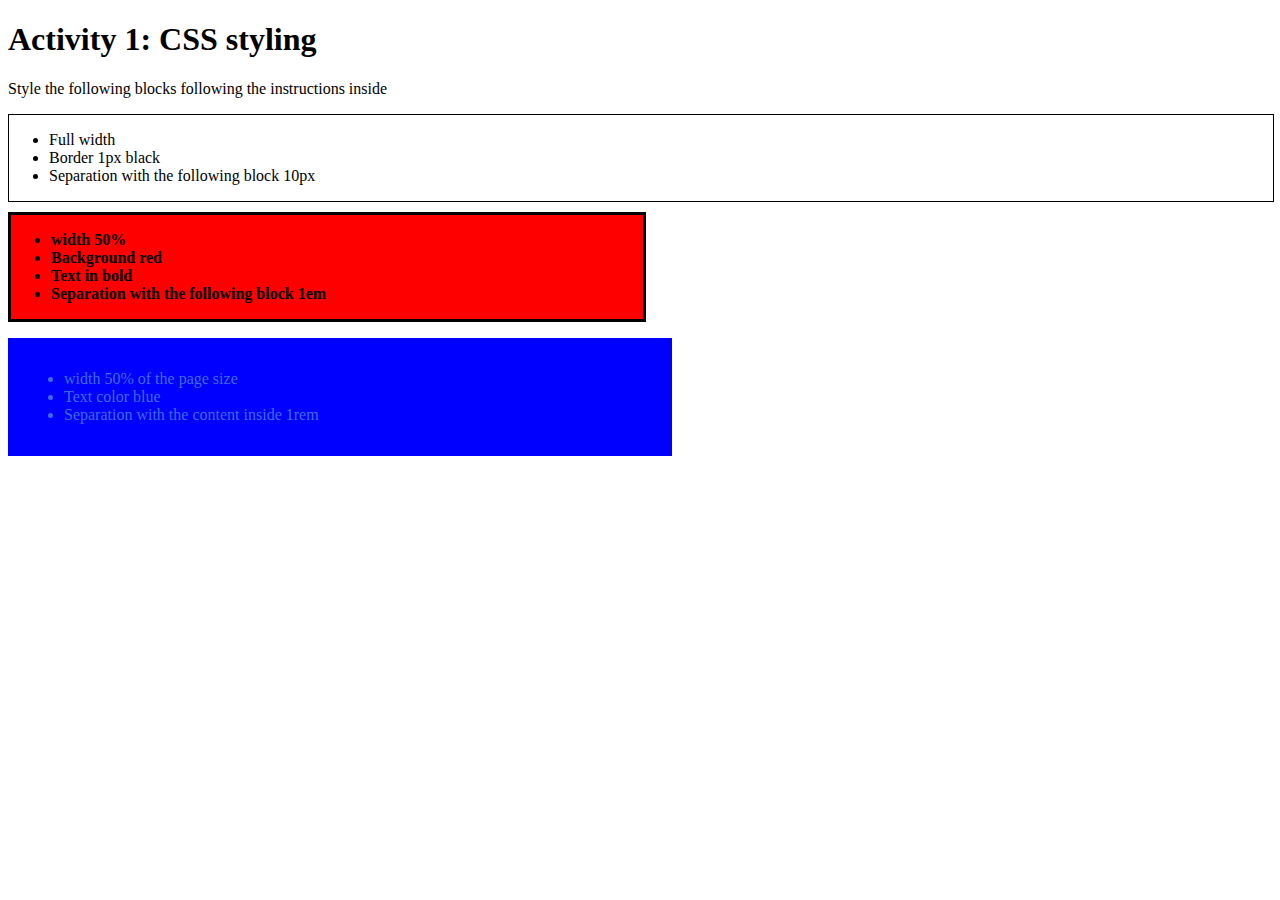
<file: activity1/index.html>
<!doctype html>
<html lang="en">
  <head>
    <!-- Required meta tags -->
    <meta charset="utf-8">
    <meta name="viewport" content="width=device-width, initial-scale=1, shrink-to-fit=no">

    <title>Activity 1: CSS styling</title>
    <!-- Your styles here
    
    revisar em y rem-->
    <style>
      #first_block{
        /*width can be: 
          width: 100%; defines the width in percentage of the containing block
          width: auto; default value, the browser calculates it
         width: vw; width of the viewport.
        /* in this case auto width is used */
        width:100%;
        border-style:solid;
        border-width: 1px;
        border-color: black;
        margin-bottom: 10px;
              
      }

      #second_block{
        width: 50%;
        background-color: red;
        font-weight: bold;
        border-style:solid;
        margin-bottom: 1em;
               
      }

      .third_block{
        /* 50vw is 50% of the graphic window
        width: 50vw;*/
        /* calculate 50% */
        width: calc(100% / 2);
        /*color is added to differentiate it*/
        background-color: blue;
        color:royalblue;
        padding: 1rem;
               
      }

    </style>

  </head>
  <body>
    <h1>Activity 1: CSS styling</h1>
    <p>Style the following blocks following the instructions inside</p>
    <div id="first_block"><ul><li>Full width</li><li>Border 1px black</li><li>Separation with the following block 10px</li></ul></div>
    <div id="second_block"><ul><li>width 50%</li><li>Background red</li><li>Text in bold</li><li>Separation with the following block 1em</li></ul></div>
    <div class="third_block" ><ul><li>width 50% of the page size</li><li >Text color blue</li><li>Separation with the content inside 1rem</li></ul></div>
  </body>
</html>
</file>
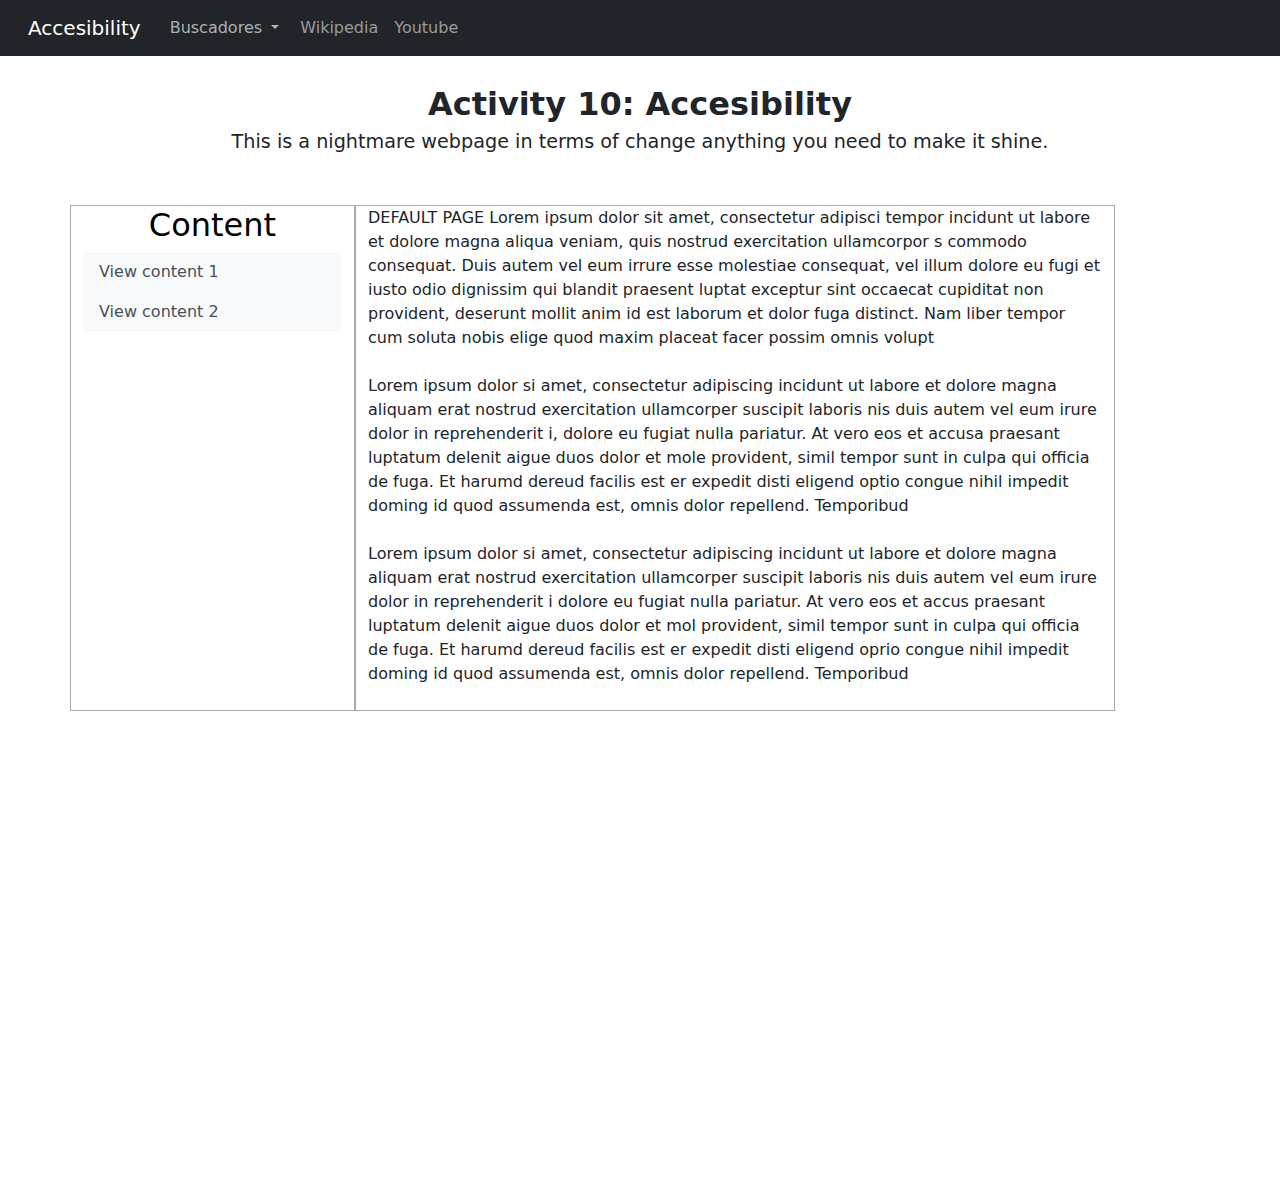
<file: activity10/index.html>
<!doctype html>
<html lang="en">
  <head>
    <!-- Required meta tags -->
    <meta charset="utf-8">
    <meta name="viewport" content="width=device-width, initial-scale=1, shrink-to-fit=no">

    <!-- Bootstrap CSS -->
    <link rel="stylesheet" href="https://stackpath.bootstrapcdn.com/bootstrap/4.3.1/css/bootstrap.min.css" integrity="sha384-ggOyR0iXCbMQv3Xipma34MD+dH/1fQ784/j6cY/iJTQUOhcWr7x9JvoRxT2MZw1T" crossorigin="anonymous">

    <!--css-->
    <link href="assets/css/bootstrap.min.css" rel="stylesheet">
    <link rel="stylesheet" href="assets/css/css.css">
    <link rel="stylesheet" href="assets/css/navbar-top-fixed.css">
    
    <title>Activity 10: Accesibility</title>


   <!--**********************IN GREEN CODE REMOVED************************--> 



  </head>
  <body>
   <header>

    <nav class="navbar navbar-expand-md navbar-dark fixed-top bg-dark ">
      <div class="container-fluid">
        <a class="navbar-brand" href="#">Accesibility</a>
        <button class="navbar-toggler" type="button" data-toggle="collapse" data-target="#navbarCollapse" aria-controls="navbarCollapse" aria-expanded="false" aria-label="Toggle navigation">
          <span class="navbar-toggler-icon"></span>
        </button>
        <div class="collapse navbar-collapse" id="navbarCollapse">
          <div class="dropdown ">
            <button class="btn btn-dark dropdown-toggle" type="button" id="dropdownMenuButton" data-toggle="dropdown" aria-haspopup="true" aria-expanded="false">
              Buscadores
            </button>
            <div class="dropdown-menu" aria-labelledby="dropdownMenuButton">
              <a class="dropdown-item" href="https://google.com/" >Google</a>
              <a class="dropdown-item" href="https://bing.com/">Bing</a>
              
              
            </div>
          </div>
          <ul class="navbar-nav me-auto mb-2 mb-md-0">
           
            <li class="nav-item" id="topmenu2">
              <a class="nav-link " href="#">Wikipedia</a>
            </li>
            <li class="nav-item" id="topmenu3">
              <a class="nav-link" href="#">Youtube</a>
            </li>
            <!--li class="nav-item" id="topmenu4">
              <a class="nav-link" href="#">Menu4</a>
            </li-->
          </ul>
          
        </div>
      </div>
    </nav>
   </header>

    <div class="container mt-5 col-12">
       
      <div class="huge col-12">Activity 10: Accesibility</div>
      <p class=" textAlign col-12 mb-5">This is a nightmare webpage in terms of change anything you need to make it shine.</p>

      <div class="row">
      <div class="wrapper col-sm-3 col-xs-3   spaceView  marginSize borderContent">
        <div class="sidebar-heading text-center ">
          <h3>Content</h3>
        </div>
      <div class="list-group list-group-flush pb-2">
        <a href="#" class="list-group-item list-group-item-action bg-light " onclick="showContent1()">View content 1</a>
        <a href="#" class="list-group-item list-group-item-action bg-light" onclick="showContent2()">View content 2</a>
       
      </div>
    </div>
   
    <div class="col-sm-8 borderContent marginSize" id="content">
      DEFAULT PAGE
      Lorem ipsum dolor sit amet, consectetur adipisci tempor incidunt ut labore et dolore magna aliqua veniam, quis nostrud exercitation ullamcorpor s commodo consequat. Duis autem vel eum irrure esse molestiae consequat, vel illum dolore eu fugi et iusto odio dignissim qui blandit praesent luptat exceptur sint occaecat cupiditat non provident, deserunt mollit anim id est laborum et dolor fuga distinct. Nam liber tempor cum soluta nobis elige quod maxim placeat facer possim omnis volupt
      <br><br>
      Lorem ipsum dolor si amet, consectetur adipiscing incidunt ut labore et dolore magna aliquam erat nostrud exercitation ullamcorper suscipit laboris nis duis autem vel eum irure dolor in reprehenderit i, dolore eu fugiat nulla pariatur. At vero eos et accusa praesant luptatum delenit aigue duos dolor et mole provident, simil tempor sunt in culpa qui officia de fuga. Et harumd dereud facilis est er expedit disti eligend optio congue nihil impedit doming id quod assumenda est, omnis dolor repellend. Temporibud
      <br><br>
      Lorem ipsum dolor si amet, consectetur adipiscing incidunt ut labore et dolore magna aliquam erat nostrud exercitation ullamcorper suscipit laboris nis duis autem vel eum irure dolor in reprehenderit i dolore eu fugiat nulla pariatur. At vero eos et accus praesant luptatum delenit aigue duos dolor et mol provident, simil tempor sunt in culpa qui officia de fuga. Et harumd dereud facilis est er expedit disti eligend oprio congue nihil impedit doming id quod assumenda est, omnis dolor repellend. Temporibud
      <br><br>

    </div>
    </div>
    </div>    


      <!--div class="row">
        <div class="col-sm-3">
          <span onclick="showContent1()">View content 1</span><br />
          <span onclick="showContent2()">View content 2</span>
        </div-->
        <!--div class="col-sm-8" id="content">
          DEFAULT PAGE
          Lorem ipsum dolor sit amet, consectetur adipisci tempor incidunt ut labore et dolore magna aliqua veniam, quis nostrud exercitation ullamcorpor s commodo consequat. Duis autem vel eum irrure esse molestiae consequat, vel illum dolore eu fugi et iusto odio dignissim qui blandit praesent luptat exceptur sint occaecat cupiditat non provident, deserunt mollit anim id est laborum et dolor fuga distinct. Nam liber tempor cum soluta nobis elige quod maxim placeat facer possim omnis volupt
<br><br>
Lorem ipsum dolor si amet, consectetur adipiscing incidunt ut labore et dolore magna aliquam erat nostrud exercitation ullamcorper suscipit laboris nis duis autem vel eum irure dolor in reprehenderit i, dolore eu fugiat nulla pariatur. At vero eos et accusa praesant luptatum delenit aigue duos dolor et mole provident, simil tempor sunt in culpa qui officia de fuga. Et harumd dereud facilis est er expedit disti eligend optio congue nihil impedit doming id quod assumenda est, omnis dolor repellend. Temporibud
<br><br>
Lorem ipsum dolor si amet, consectetur adipiscing incidunt ut labore et dolore magna aliquam erat nostrud exercitation ullamcorper suscipit laboris nis duis autem vel eum irure dolor in reprehenderit i dolore eu fugiat nulla pariatur. At vero eos et accus praesant luptatum delenit aigue duos dolor et mol provident, simil tempor sunt in culpa qui officia de fuga. Et harumd dereud facilis est er expedit disti eligend oprio congue nihil impedit doming id quod assumenda est, omnis dolor repellend. Temporibud
<br><br>
        </div-->
      <!--/div-->
    <!--/div-->

    <!-- Optional JavaScript -->
    <!-- jQuery first, then Popper.js, then Bootstrap JS -->
    <!--script src="https://code.jquery.com/jquery-3.3.1.slim.min.js" integrity="sha384-q8i/X+965DzO0rT7abK41JStQIAqVgRVzpbzo5smXKp4YfRvH+8abtTE1Pi6jizo" crossorigin="anonymous"></script>
    <script src="https://cdnjs.cloudflare.com/ajax/libs/popper.js/1.14.7/umd/popper.min.js" integrity="sha384-UO2eT0CpHqdSJQ6hJty5KVphtPhzWj9WO1clHTMGa3JDZwrnQq4sF86dIHNDz0W1" crossorigin="anonymous"></script>
    <script src="https://stackpath.bootstrapcdn.com/bootstrap/4.3.1/js/bootstrap.min.js" integrity="sha384-JjSmVgyd0p3pXB1rRibZUAYoIIy6OrQ6VrjIEaFf/nJGzIxFDsf4x0xIM+B07jRM" crossorigin="anonymous"></script>
    -->

    <script src="https://code.jquery.com/jquery-3.5.1.slim.min.js" integrity="sha384-DfXdz2htPH0lsSSs5nCTpuj/zy4C+OGpamoFVy38MVBnE+IbbVYUew+OrCXaRkfj" crossorigin="anonymous"></script>
    <script src="https://cdnjs.cloudflare.com/ajax/libs/popper.js/1.14.7/umd/popper.min.js" integrity="sha384-UO2eT0CpHqdSJQ6hJty5KVphtPhzWj9WO1clHTMGa3JDZwrnQq4sF86dIHNDz0W1" crossorigin="anonymous"></script>
    <script src="assets/js/bootstrap.bundle.min.js"></script>
    

    <script>
      var topM1 = document.getElementById('topmenu1');
      
     /*topM1.onclick= function(){;
        if (topM1.querySelectorAll('.topmenu-suboption').length) {
          topM1.innerHTML = '<div class="">Menu 2</div>';
         
        } else {
         
          topM1.innerHTML = '<div class="">Menu 1</div><div class="topmenu-submenu"><div class="topmenu-suboption"><a href="https://google.com/">Google</div><div class="topmenu-suboption"><a href="https://bing.com/">Bing</div></div>';
        }
      }*/
      var topM2 = document.getElementById('topmenu2');
      topM2.onclick= function(){;
        location.href = 'https://www.wikipedia.org/';
      }
      var topM3 = document.getElementById('topmenu3');
      topM3.onclick= function(){;
        location.href = 'https://www.youtube.com/';
      }
      function showContent1(){
        var content = document.getElementById('content');
        content.innerHTML = '<span class="important "><h3>This is the first content:</h3><img class="centerImg" src="assets/img/content1.png"</span><h3>and lot more:</h3> <div class="centerContent"><p>Lorem ipsum dolor sit amet, consectetur adipisci tempor incidunt ut laboreLorem ipsum dolor sit amet, consectetur adipisci tempor incidunt ut labore</p></div><h3>content:</h3><div class="centerContent"><p >Is important</p></div>'
      }
      function showContent2(){
        var content = document.getElementById('content');
        content.innerHTML = '<b>Lorem ipsum dolor sit amet</b>, consectetur adipisci tempor incidunt ut labore et dolore magna aliqua veniam, quis nostrud exercitation ullamcorpor s commodo consequat. Duis autem vel eum irrure esse molestiae consequat, vel illum dolore eu fugi et iusto odio dignissim qui blandit praesent luptat exceptur sint occaecat cupiditat non provident, deserunt mollit anim id est laborum et dolor fuga distinct. Nam liber tempor cum soluta nobis elige quod maxim placeat facer possim omnis volupt'
      }
    </script>
  </body>
</html>
</file>
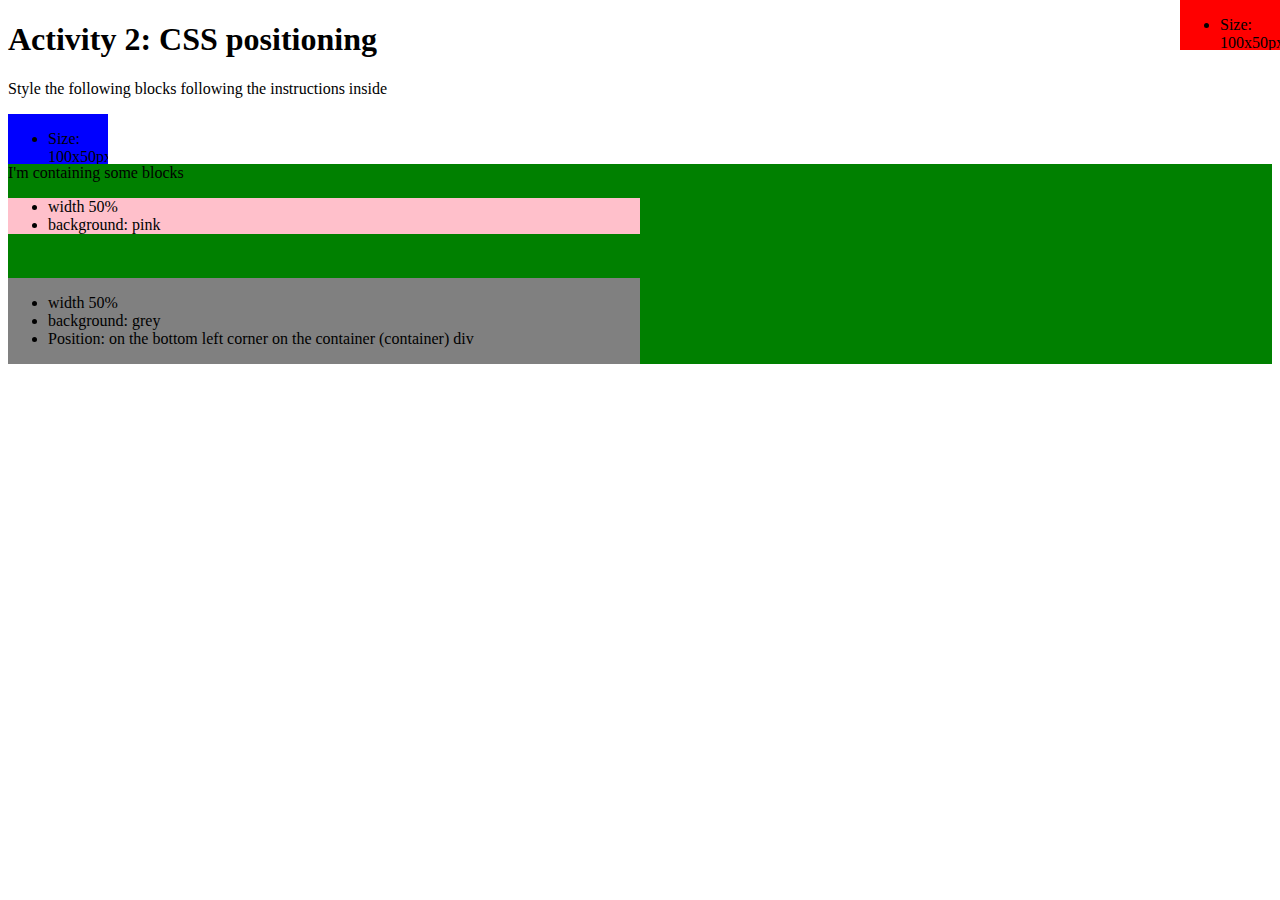
<file: activity2/index.html>
<!doctype html>
<html lang="en">
  <head>
    <!-- Required meta tags -->
    <meta charset="utf-8">
    <meta name="viewport" content="width=device-width, initial-scale=1, shrink-to-fit=no">

    <title>Activity 2: CSS positioning</title>
    <!-- please, don't touch this styles -->
    <style>
     #third_block_container{
       border: 1px solid #000;
       height: 500px;
     }
    </style>


    <!-- Your styles here -->
    <style>


/*doubts with positioning*/

    #first_block {
      width: 100px;
      height: 50px;
      background-color: red;
      position: absolute;
      top:0;
      right: 0;
      overflow: hidden;
    }

    #second_block {
      width: 100px;
      height: 50px;
      background-color: blue;
      position: relative;
      top:0;
      left: 0;
      overflow:scroll;
    }
    /* styling is added to the container to better see the effect*/
    #container{
      position:relative;
      width: 100%;
      height:200px;
      background-color:green;
    }
    /*bottom 0% to put it down */
    .third_block {
      width: 50%;
      background-color: grey;
      position: absolute;
      bottom:0%;
      left:0;
      
      
      
    }
    .fourth_block {
      width: 50%;
      background-color:pink;
      }

    


    </style>
  </head>
  <body>
    <h1>Activity 2: CSS positioning</h1>
    <p>Style the following blocks following the instructions inside</p>
    <div id="first_block"><ul><li>Size: 100x50px</li><li>background: red</li><li>Position: top right, fixed to the document</li><li>Hide any content that overflows div dimensions</li></ul></div>
    <div id="second_block"><ul><li>Size: 100x50px</li><li>Background: blue</li><li>Position: top left, fixed to the window</li><li>Show scroll bars when content overflows div dimensions</li></ul></div>
    <div id="container">
      I'm containing some blocks
      <div class="third_block"><ul><li>width 50%</li><li>background: grey</li><li>Position: on the bottom left corner on the container (container) div</li></ul></div>
      <div class="fourth_block"><ul><li>width 50%</li><li>background: pink</li></ul></div>
    </div>
  </body>
</html>
</file>
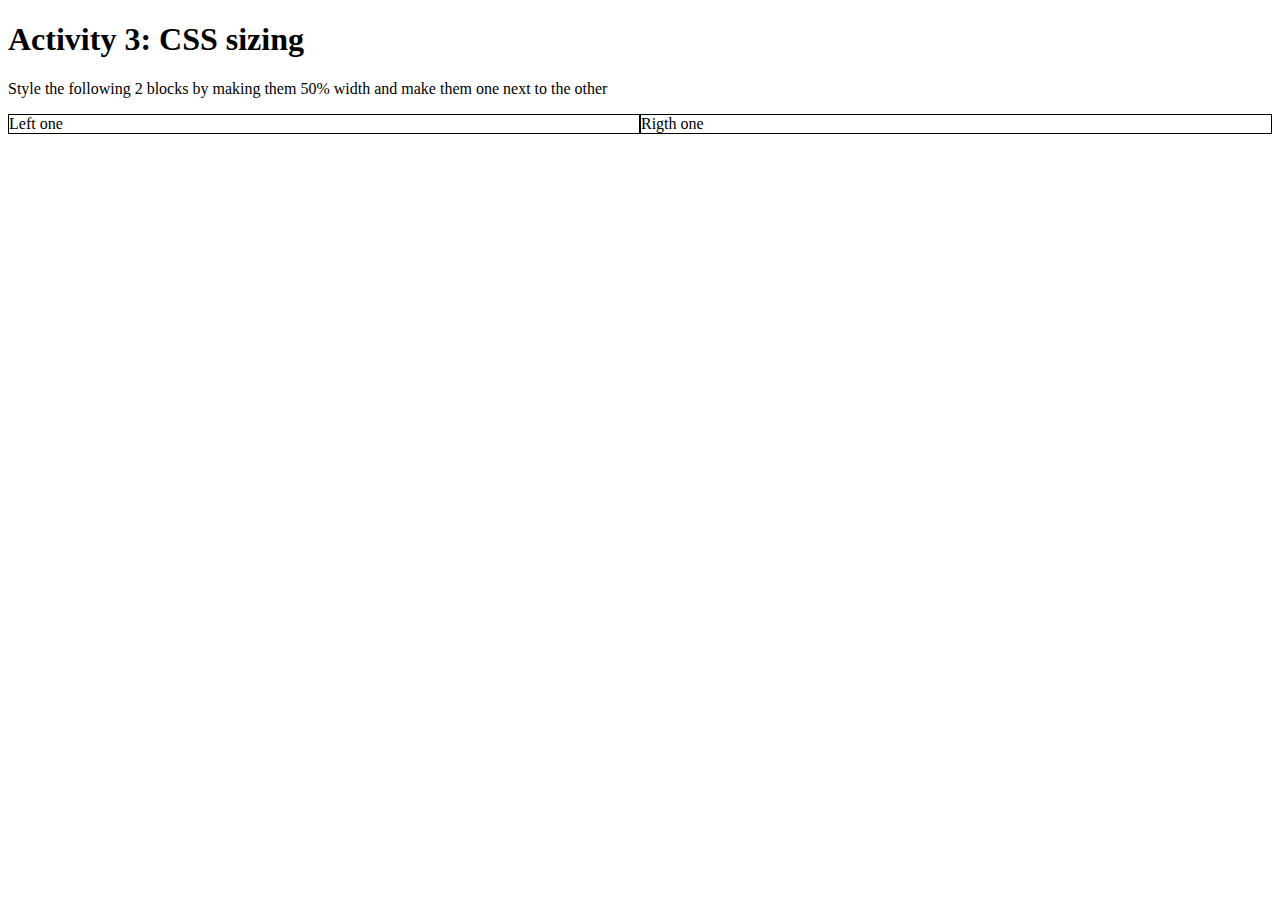
<file: activity3/index.html>
<!doctype html>
<html lang="en">
  <head>
    <!-- Required meta tags -->
    <meta charset="utf-8">
    <meta name="viewport" content="width=device-width, initial-scale=1, shrink-to-fit=no">

    <title>Activity 3: CSS sizing</title>
    <!-- please, don't touch this styles -->
    <style>
      #first_block, #second_block{
        border: 1px solid #000;
      }
    </style>

    <!-- Your styles here -->
    <style>

    #first_block, #second_block{
        border: 1px solid #000;
        width: 50%;
        /*box-sizing includes content, padding and border*/
        box-sizing: border-box;
        float:left;
      }

    </style>
  </head>
  <body>
    <h1>Activity 3: CSS sizing</h1>
    <p>Style the following 2 blocks by making them 50% width and make them one next to the other</p>
    <div id="first_block">Left one</div>
    <div id="second_block">Rigth one</div>
  </body>
</html>
</file>
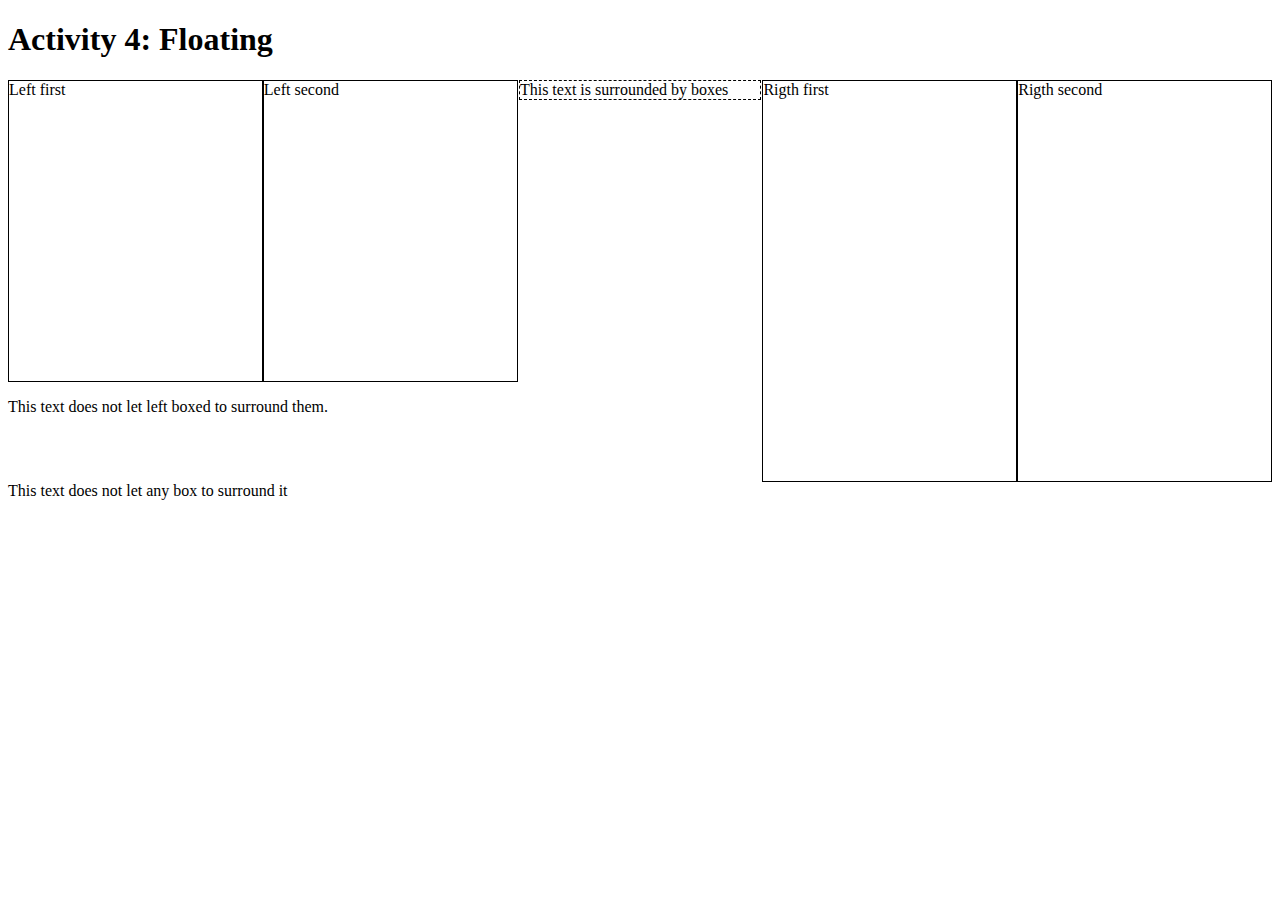
<file: activity4/index.html>
<!doctype html>
<html lang="en">
  <head>
    <!-- Required meta tags -->
    <meta charset="utf-8">
    <meta name="viewport" content="width=device-width, initial-scale=1, shrink-to-fit=no">

    <title>Activity 4: Floating</title>
    <!-- please, don't touch this styles -->
    <style>
      #first-block, #second-block, #third-block, #fourth-block{
        border: 1px solid #000;
        width: 20%;
        height: 300px;
      }
      #third-block, #fourth-block{
        height: 400px;
      }
    </style>

    <!-- Your styles here -->
    <style>
      #first-block, #second-block{
        float: left;
      }

      #third-block, #fourth-block{
        float: right;
      }

      /* width 19% to fit it*/
      .first-paragraph{
       
        border:1px dashed;
        width: 19%;
        margin-left: auto;
        margin-right: auto;
        
      }

      .second-paragraph{
       
       float:left;
     }

     .third-paragraph{
       
       clear:both;
     }

    </style>
  </head>
  <body>
    <h1>Activity 4: Floating</h1>
      <div id="first-block">Left first</div>
      <div id="second-block">Left second</div>
      <div id="third-block">Rigth second</div>
      <div id="fourth-block">Rigth first</div>
      <p class="first-paragraph">This text is surrounded by boxes</p>
      <p class="second-paragraph">This text does not let left boxed to surround them.  </p> 
      <p class="third-paragraph">This text does not let any box to surround it</p> 
    
  </body>
</html>
</file>
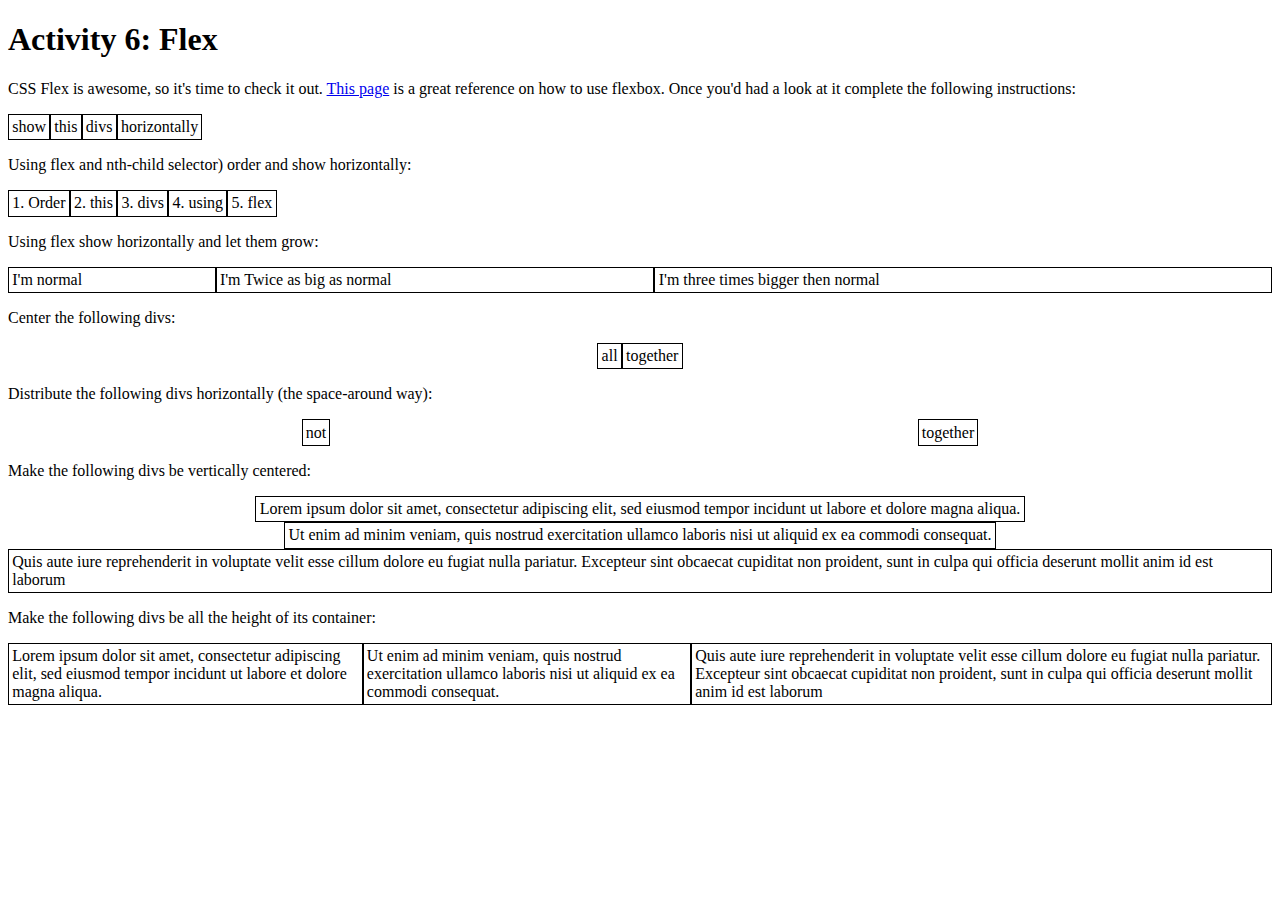
<file: activity6/index.html>
<!doctype html>
<html lang="en">
  <head>
    <!-- Required meta tags -->
    <meta charset="utf-8">
    <meta name="viewport" content="width=device-width, initial-scale=1, shrink-to-fit=no">

    <title>Activity 6: Flex</title>
    
    <style>
     .item{
       border: 1px solid black;
       /*to read better*/
       padding: 0.2em;
     }
     #flexcontainer5 .item{
       max-width: 70px;
     }
    </style>

    <!-- Your styles here -->

    <style>

    #flexcontainer1{
        display: flex; 
        /*justify-content: center;*/
    }
 
    #flexcontainer2 {
        display: flex; 
       
     
    }
    #flexcontainer2 :nth-child(1) { order: 5; }
    #flexcontainer2 :nth-child(2) { order: 1; }
    #flexcontainer2 :nth-child(5) { order: 2; }
    #flexcontainer2 :nth-child(4) { order: 3; }
    #flexcontainer2 :nth-child(3) { order: 4; }

    #flexcontainer3 {
        display: flex; 
    
    } 

/* FLEXCONTAINER3 */

    /*item number*/
    #flexcontainer3 :nth-child(1) { flex-grow: 1; }
    #flexcontainer3 :nth-child(2) { flex-grow: 2; }
    #flexcontainer3 :nth-child(3) { flex-grow: 3; }

    /*number of the element of the same type, same effect in this case*/

    /*#flexcontainer3 :nth-of-type(1) { flex-grow: 1; }
    #flexcontainer3 :nth-of-type(2) { flex-grow: 2; }
    #flexcontainer3 :nth-of-type(3) { flex-grow: 3; }*/

/* END FLEXCONTAINER3 */ 

    #flexcontainer4{
      display: flex;
      justify-content: center;
    }

    #flexcontainer5{
      display: flex;
      justify-content: space-around;
    }

    #flexcontainer6{
      display: flex;
      flex-direction: column;
      align-items: center;
      
    }

    #flexcontainer7{
      display: flex;
      align-items: stretch;
    }

    

    </style>

  </head>
  <body>
    <h1>Activity 6: Flex</h1>
    <p>CSS Flex is awesome, so it's time to check it out. <a href="https://css-tricks.com/snippets/css/a-guide-to-flexbox/">This page</a> is a great reference on how to use flexbox. Once you'd had a look at it complete the following instructions:</p>
    
    <div id="flexcontainer1">
      <div class="item">show</div>
      <div class="item">this</div>
      <div class="item">divs</div>
      <div class="item">horizontally</div>
    </div>
    
    
    <p>Using flex and nth-child selector) order and show horizontally:</p>
    <div id="flexcontainer2">
      <div class="item">5. flex</div>
      <div class="item">1. Order</div>
      <div class="item">4. using</div>
      <div class="item">3. divs</div>
    <div class="item">2. this</div>
  </div>


    <p>Using flex show horizontally and let them grow:</p>
    <div id="flexcontainer3">
      <div class="item" >I'm normal</div>
      <div class="item">I'm Twice as big as normal</div>
      <div class="item">I'm three times bigger then normal</div>
    </div>


    <p>Center the following divs:</p>
    <div id="flexcontainer4">
      <div class="item">all</div>
      <div class="item">together</div>
    </div>


    <p>Distribute the following divs horizontally (the space-around way):</p>
    <div id="flexcontainer5">
      <div class="item">not</div>
      <div class="item">together</div>
    </div>

<!-- no estan claros-->

    <p>Make the following divs be vertically centered:</p>
    <div id="flexcontainer6">
      <div class="item">Lorem ipsum dolor sit amet, consectetur adipiscing elit, sed eiusmod tempor incidunt ut labore et dolore magna aliqua.</div>
      <div class="item">Ut enim ad minim veniam, quis nostrud exercitation ullamco laboris nisi ut aliquid ex ea commodi consequat.</div>
      <div class="item">Quis aute iure reprehenderit in voluptate velit esse cillum dolore eu fugiat nulla pariatur. Excepteur sint obcaecat cupiditat non proident, sunt in culpa qui officia deserunt mollit anim id est laborum</div>
    </div>

    <p>Make the following divs be all the height of its container:</p>
    <div id="flexcontainer7">
      <div class="item">Lorem ipsum dolor sit amet, consectetur adipiscing elit, sed eiusmod tempor incidunt ut labore et dolore magna aliqua.</div>
      <div class="item">Ut enim ad minim veniam, quis nostrud exercitation ullamco laboris nisi ut aliquid ex ea commodi consequat.</div>
      <div class="item">Quis aute iure reprehenderit in voluptate velit esse cillum dolore eu fugiat nulla pariatur. Excepteur sint obcaecat cupiditat non proident, sunt in culpa qui officia deserunt mollit anim id est laborum</div>
    </div>
  </body>
</html>
</file>
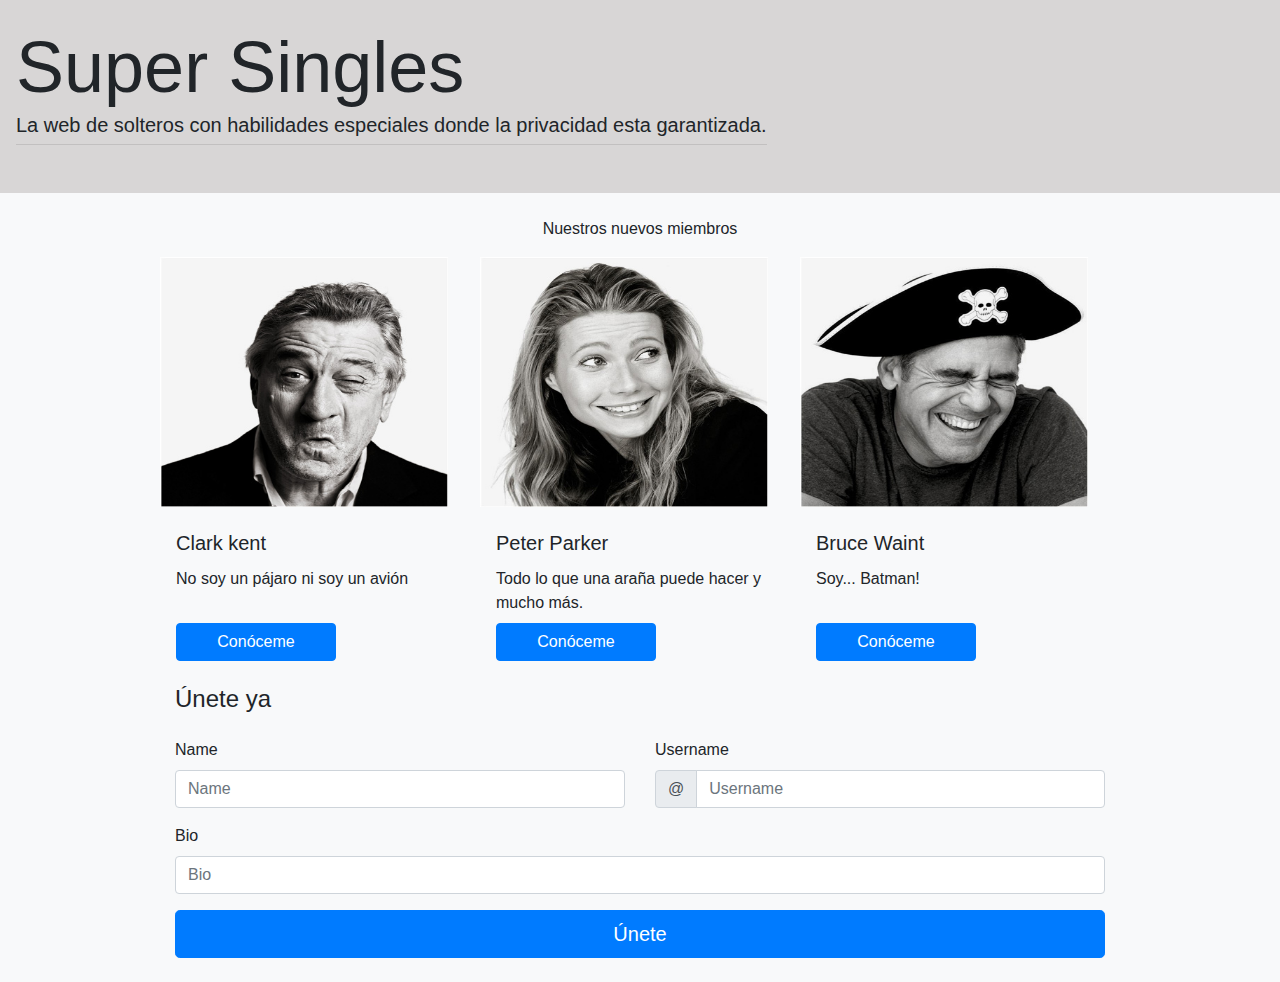
<file: activity7/index.html>
<!doctype html>
<html lang="en">
  <head>
    <!-- Required meta tags -->
    <meta charset="utf-8">
    <meta name="viewport" content="width=device-width, initial-scale=1, shrink-to-fit=no">

    <!-- Bootstrap CSS -->
    <link rel="stylesheet" href="https://maxcdn.bootstrapcdn.com/bootstrap/4.0.0/css/bootstrap.min.css" integrity="sha384-Gn5384xqQ1aoWXA+058RXPxPg6fy4IWvTNh0E263XmFcJlSAwiGgFAW/dAiS6JXm" crossorigin="anonymous">
    
<!--local css-->
<link rel="stylesheet" href="assets/css/css.css"
rel="stylesheet" type="text/css">

    <title>Activity 7</title>

  </head>
  <body>
    <section class="container col-12 mt-0" id="principalContainer" >
      <div class="row" >
        <div class=" mt-4 ml-3" >
          <h1 class="display-3 mb-0" >Super Singles</h1>
          <p class="lead mb-0" >La web de solteros con habilidades especiales donde la privacidad esta garantizada.</p>
          <hr class="mt-1 mb-5 " >
        </div>
      </div> 
    </section>
<!--style="border: 1px solid red;"-->
    <div class="album py-4 bg-light  " >
      <div class="container col-12 ">
        
          <p class="col-12 albumP" >Nuestros nuevos miembros</p>

        
        <div class="row d-flex justify-content-center"  >

          
          <div class="col-md-3 col-sm-6 p-0" >
           
              <img  src="assets/img/team-1.jpg"  >
                        
             
                <div class="card-block mt-2 p-3 cardP" >
                <h5 class="card-title ">Clark kent</h5>
                
                <p class="card-text " >No soy un pájaro ni soy un avión</p>
              </div>  
             
                    <button type="button" class="btn btn-primary mt-2 mb-3 ml-3 
                    col-6">Conóceme</button>
             
            
          </div>
          <div class="col-md-3 col-sm-6 p-0">
            
              <img src="assets/img/team-2.jpg">
                        
             
                <div class="card-block mt-2 p-3 cardP"  >
                <h5 class="card-title">Peter Parker</h5>

                <p class="card-text  ">Todo lo que una araña puede hacer y mucho más.</p>
              </div>
            
                <button type="button" class="btn btn-primary mt-2 mb-3 ml-3 col-6">Conóceme</button>
               
              
            
          </div>
          <div class="col-md-3 col-sm-6  p-0">
            
              <img id="imgP" src="assets/img/team-3.jpg" >
                        
             
                <div class="card-block mt-2 p-3 cardP" style="padding: 2%;">
                <h5 class="card-title">Bruce Waint</h5>

                <p class="card-text  ">Soy... Batman!</p>
              </div>
              
                <button type="button " class="btn btn-primary mt-2 mb-3 ml-3 col-6">Conóceme</button>
             
            
          </div>
        
      </div>
    
     

        <div class="row d-flex justify-content-center mt-2" >

          <div class="col-sm-12 col-lg-9 col-md-9 col-xl-9 "  >
           
              <h4 class="mb-4 ">Únete ya</h4>
          </div>
            
            <form class="needs-validation col-sm-12 col-lg-9 col-md-9 col-xl-9"  novalidate>
              <div class="row ">
                <div class="col-6 mb-3 ">
                  <label for="firstName">Name</label>
                  <input type="text" class="form-control " id="firstName" placeholder="Name" value="" required>
                 
                </div>
                <div class="col-6 mb-3 ">
                  <label for="username">Username</label>
                  <div class="input-group">
                    <div class="input-group-prepend">
                      <span class="input-group-text">@</span>
                    </div>
                    <input type="text" class="form-control" id="username" placeholder="Username" required>
                   
                  </div>
                </div>
              </div>
      
              <div class="mb-3 ">
                <label for="username">Bio</label>
                <input type="text" class="form-control" id="bio" placeholder="Bio" value="" required>
               
                </div>
                <button class="btn btn-primary btn-lg col-12 " type="submit">Únete</button>
              </div>
            </div>
          </div>
          
         
        </form>
      </div>

    </div>
     
      </div>
    

         
     




      
</body>
</html>
</file>
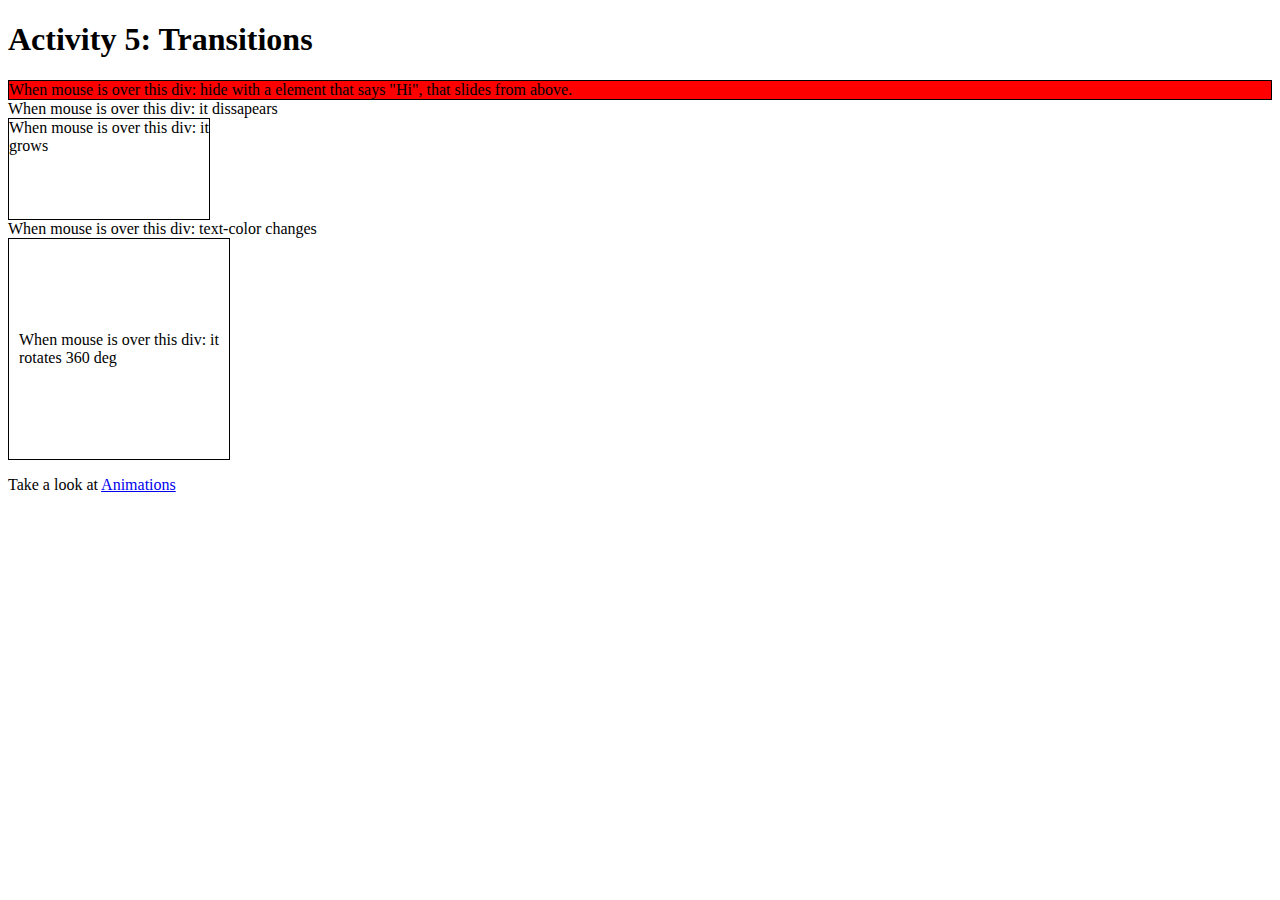
<file: activity8/index.html>
<!doctype html>
<html lang="en">
  <head>
    <!-- Required meta tags -->
    <meta charset="utf-8">
    <meta name="viewport" content="width=device-width, initial-scale=1, shrink-to-fit=no">

    <title>Activity 8: Transitions</title>
    <style>
     .transition1{
       background-color: red;
       border: 1px solid black;
       position: relative;
       overflow:hidden;
     }
     .transition1::before{
       content: 'Hi';
       display: block;
       width: 100%;
       height: 100%;
       position:absolute;
       background-color: blue;
       top: -100%;
       transition: top 1s;
     }
     .transition1:hover::before{
       top: 0;
     }

   

    .transition2:hover{
     display: none;
     
            
     }
     .transition3{
       width: 200px;
       height: 100px;
       border:1px solid black;
     }
     .transition3:hover{
   
      padding:  10px;
      margin: 20px;
      margin-left: 2.5%;
      transform:scale(1.3);
      transition-duration: 2s;

      
     }
     .transition4:hover{
     
      color: green;
      font-size: 2em;
     
      transition-duration: 2s;
      
     }

     .transition5{
       width: 200px;
       height: 200px;
       border:1px solid black;
       display: flex;
       flex-direction: column;
       justify-content: center;
       padding: 10px;
       transition-duration: 0.8s;
     }

     .transition5:hover{

      -webkit-transform: rotate(360deg);
      transition-duration: 0.8s;
 
     }
    </style>
  </head>
  <body>
    <h1>Activity 5: Transitions</h1>
    <div class="transition1">When mouse is over this div: hide with a element that says "Hi", that slides from above.</div>
    <div class="transition2">When mouse is over this div: it dissapears</div>
    <div class="transition3">When mouse is over this div: it grows</div>
    <div class="transition4">When mouse is over this div: text-color changes</div>
    <div class="transition5">When mouse is over this div: it rotates 360 deg</div>

    <p>Take a look at <a href="https://www.w3schools.com/css/css3_animations.asp">Animations</a></p>
  </body>
</html>
</file>
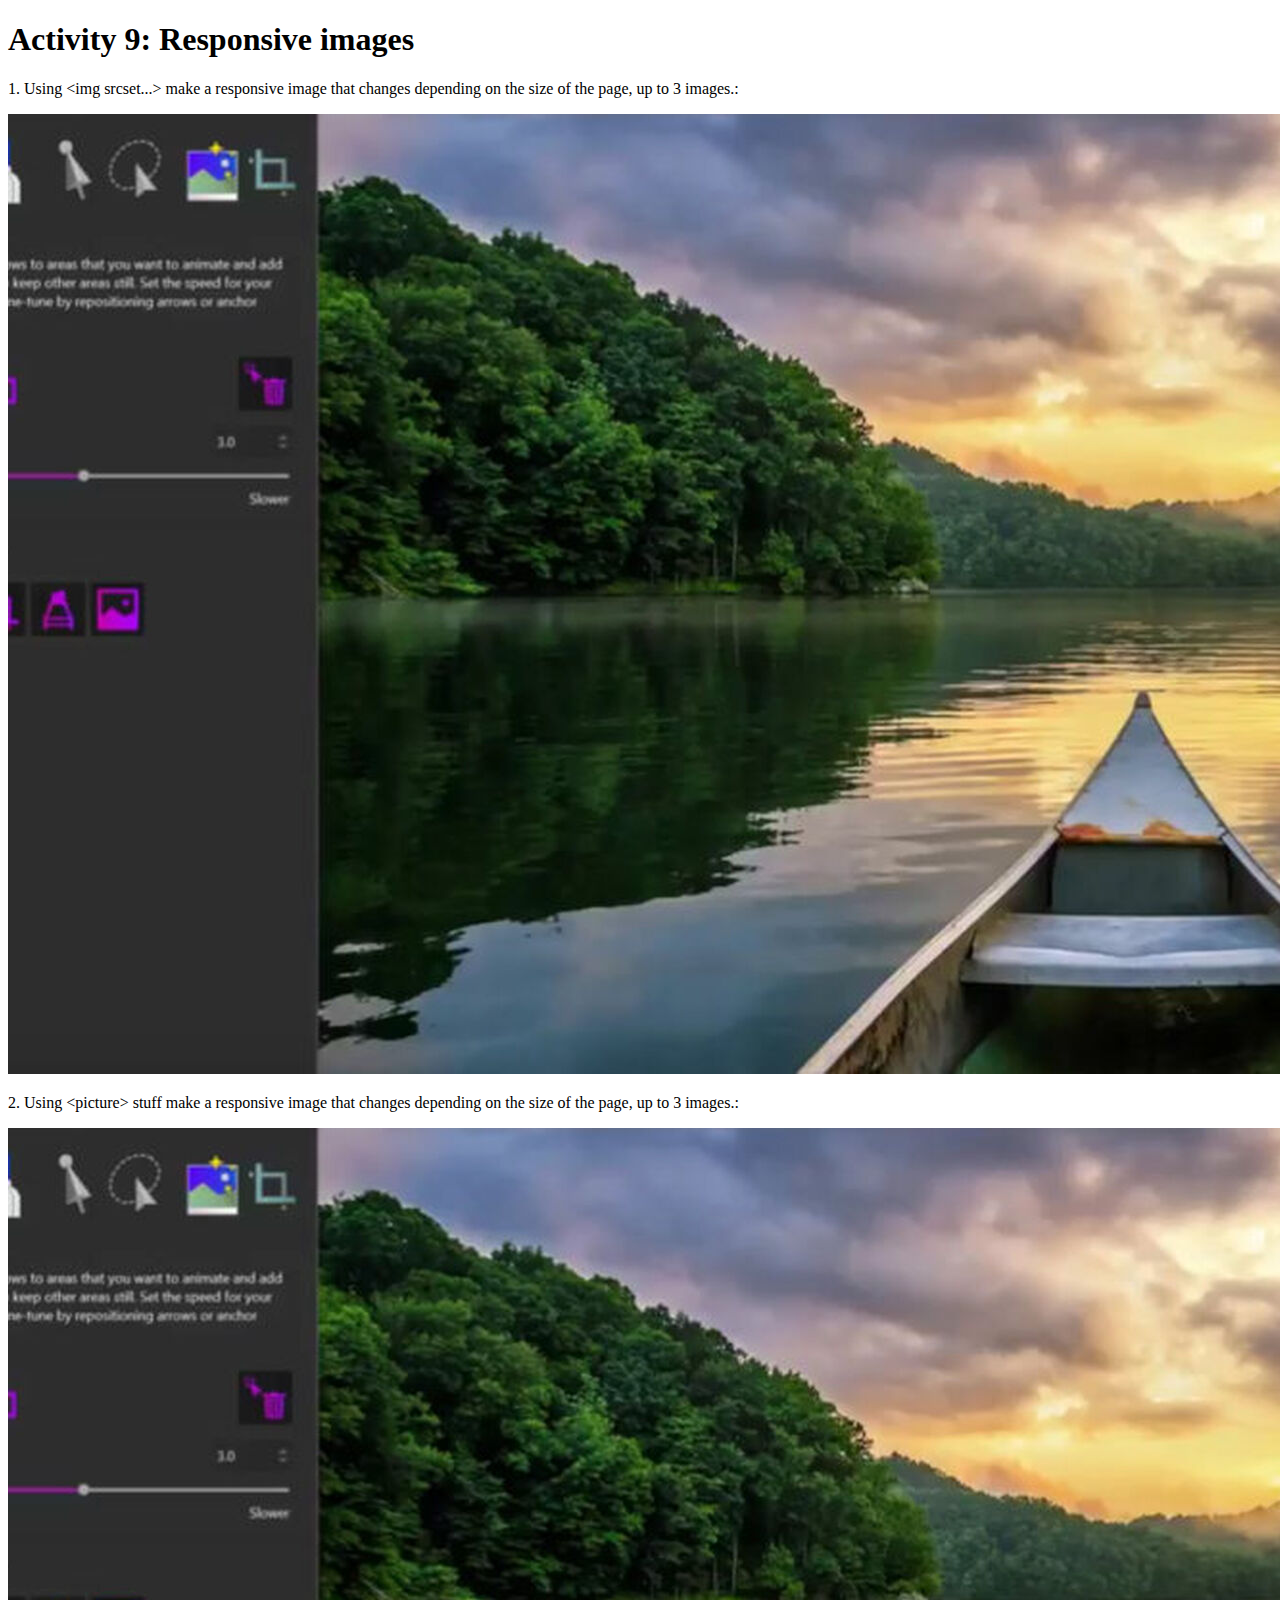
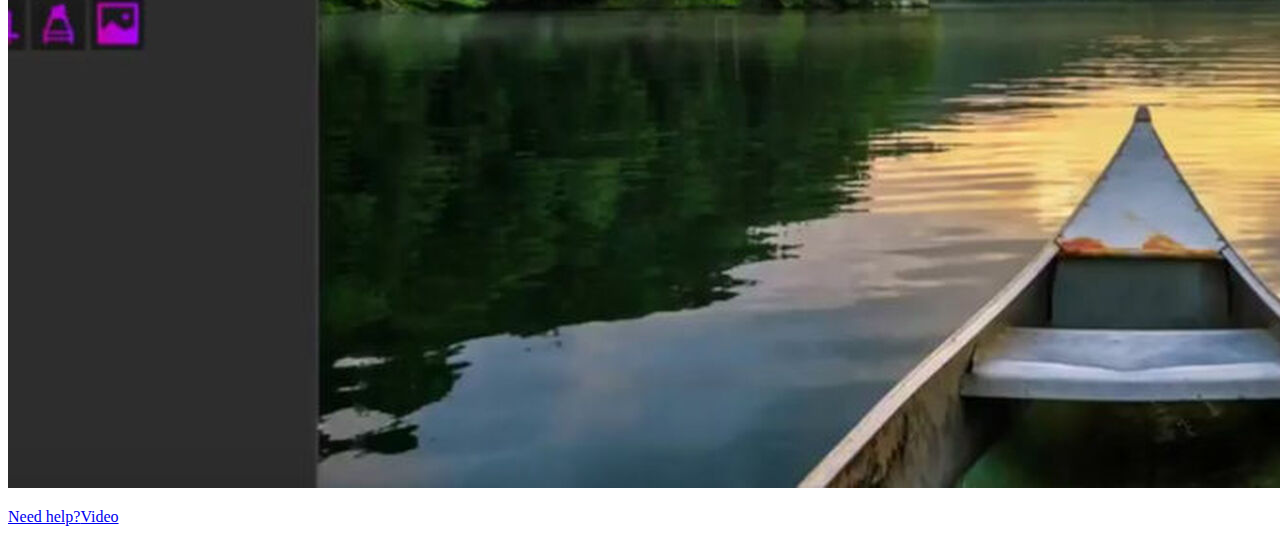
<file: activity9/index.html>
<!doctype html>
<html lang="en">
  <head>
    <!-- Required meta tags -->
    <meta charset="utf-8">
    <meta name="viewport" content="width=device-width, initial-scale=1, shrink-to-fit=no">

    <title>Activity 9: Responsive images</title>
    <style>
    </style>
  </head>
  <body>
    <h1>Activity 9: Responsive images</h1>
    <p>1. Using &lt;img srcset...&gt; make a responsive image that changes depending on the size of the page, up to 3 images.:</p>
    <!-- 1st activity here-->

    <img srcset="img/indice3.jpg 480w,
             img/indice2.jpg 600w,
             img/indice.jpg 800w"
     sizes="(max-width: 480px) 480px,
            (max-width: 600px) 600px,
            800px"
            src="img/indice.jpg" >

    <p>2. Using &lt;picture&gt; stuff make a responsive image that changes depending on the size of the page, up to 3 images.:</p>
    <!-- 2nd activity here-->

    <picture>
      <source media="(max-width: 480px)" srcset="img/indice3.jpg">
        <source media="(max-width: 600px)" srcset="img/indice2.jpg">
      <source media="(min-width: 800px)" srcset="img/indice.jpg">
      <img src="img/indice.jpg" >
    </picture>

<!-- CHANGE IMG SIZE -->
    <p><a href="https://developer.mozilla.org/es/docs/Learn/HTML/Multimedia_and_embedding/Responsive_images">Need help?</a><a href="https://www.youtube.com/watch?v=7UMNQrUF2ps">Video</a></p>
  </body>
</html>
</file>
<file: activity10/assets/css/css.css>
.item{
    border: 1px solid black;
  }
  #flexcontainer5 .item{
    max-width: 70px;
  }
  .huge{
    font-size: 2em;
    font-weight: bold;
    text-align: center;

  }
  /*.highlight{
    background-color: #DD0000;
    color: red;
  }*/
  img{
    vertical-align: middle;
  }

  .topmenu-option{
    background-color: black;
    border-radius: 6px;
    color: #333;
  }

  .topmenu-submenu{
    float:left;
  }
  #topmenu1 {
    height: 30px;
  }

  p{
    
    font-size:1.2em;

  }

  h3{
    color:#000000; 
    font-size:2em; 
  }
  
  .textAlign{
    text-align: center;
  }

  .centerImg{
      display: block;
      margin-left: auto;
      margin-right: auto;
     
      
  }

  /* CONTENT BORDER*/
  .borderContent{
    border: solid 1px darkgray;
   }

   /*CONTENT CENTER*/

   .centerContent{
      
      width: 50%;
      margin-left: auto;
      margin-right: auto;
   }


  /*RESIZING*/ 
  @media(max-width:1000px){
   
    .centerImg{
     width:75%;
     overflow: hidden;
     position: relative;
    }
  }


 @media(max-width:878px){
   .centerContent{
     width: 100%;
   }
   .centerImg{
    width:75%;
    overflow: hidden;
    position: relative;
   }
 }

 @media(min-width:878px){
  .centerContent{
    width: 75%;
  }
}

@media(min-width:1366px){
  .centerContent{
    width: 62%;
  }
}

@media(max-width:564px){
  .spaceView{
    margin-bottom: 2px;
    width: 99%;
    margin-left: auto ;
    margin-right: auto;

  }
  .marginSize{
    width: 99%;
    margin-left: auto ;
    margin-right: auto;
  }
}
</file>
<file: activity10/assets/css/navbar-top-fixed.css>
/* Show it is fixed to the top */
body {
  min-height: 75rem;
  padding-top: 2rem;
}
</file>
<file: activity7/assets/css/css.css>
#principalContainer {
    background: rgb(216, 214, 214);
}
.albumP{
    text-align:center;
}

.cardP{
    height: 100px;
}

img {
   width: 90%;
   height: 250px;
}




/*to control the moment of responsive*/
@media (max-width:576px){
  
    img{
        width: 100%;
        object-fit: fill;
        
      }
     
      
    
}
</file>
